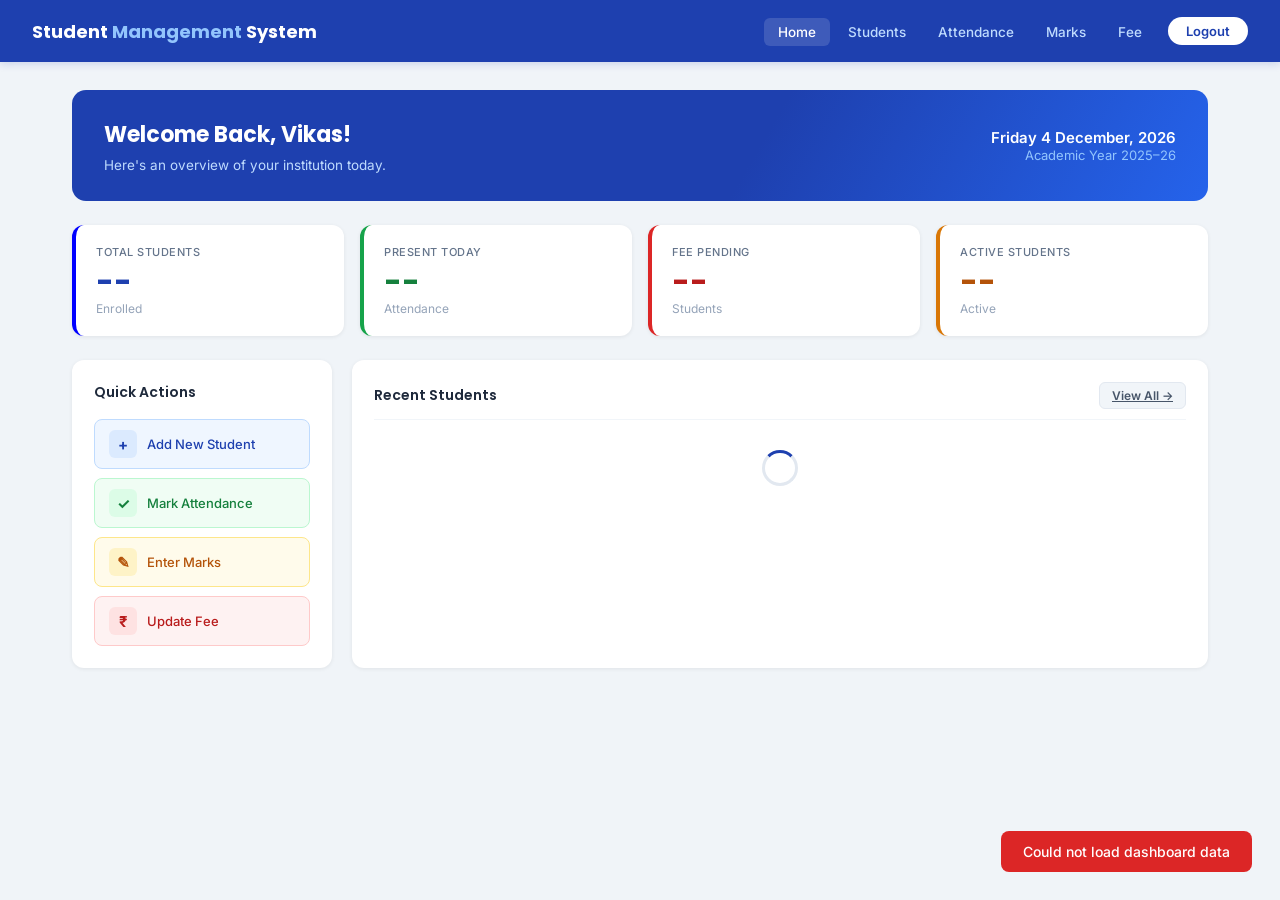
<file: resources/static/index.html>
<!DOCTYPE html>
<html lang="en">
<head>
<meta charset="UTF-8">
<meta name="viewport" content="width=device-width, initial-scale=1.0">
<title>Student_Dashboard</title>
<link href="https://fonts.googleapis.com/css2?family=Poppins:wght@400;600;700&family=Inter:wght@400;500&display=swap" rel="stylesheet">
<link rel="stylesheet" href="style.css">
<style>
  .welcome-banner {
    background: linear-gradient(120deg,#1e40af 60%,#2563eb);
    border-radius:14px; padding:28px 32px; color:#fff;
    margin-bottom:24px; display:flex;
    align-items:center; justify-content:space-between;
  }
  .welcome-text h2 { font-family:'Poppins',sans-serif; font-size:22px; font-weight:700; margin-bottom:6px; }
  .welcome-text p  { font-size:13.5px; color:#bfdbfe; }
  .welcome-date    { text-align:right; font-size:13px; color:#93c5fd; }
  .welcome-date strong { display:block; font-size:15px; color:#fff; font-weight:600; }
  .bottom-grid { display:grid; grid-template-columns:260px 1fr; gap:20px; margin-bottom:24px; }
  .action-btn {
    display:flex; align-items:center; gap:10px; padding:10px 14px;
    border-radius:8px; font-size:13px; font-weight:500; margin-bottom:9px;
    cursor:pointer; border:1px solid transparent; transition:filter 0.15s;
    text-decoration:none;
  }
  .action-btn:last-child { margin-bottom:0; }
  .action-btn:hover { filter:brightness(0.95); }
  .action-btn.blue  { background:#eff6ff; color:#1e40af; border-color:#bfdbfe; }
  .action-btn.green { background:#f0fdf4; color:#15803d; border-color:#bbf7d0; }
  .action-btn.amber { background:#fffbeb; color:#b45309; border-color:#fde68a; }
  .action-btn.red   { background:#fef2f2; color:#b91c1c; border-color:#fecaca; }
  .action-icon {
    width:28px; height:28px; border-radius:6px; display:flex;
    align-items:center; justify-content:center; font-size:15px; font-weight:700; flex-shrink:0;
  }
  .action-btn.blue  .action-icon { background:#dbeafe; color:#1e40af; }
  .action-btn.green .action-icon { background:#dcfce7; color:#15803d; }
  .action-btn.amber .action-icon { background:#fef3c7; color:#b45309; }
  .action-btn.red   .action-icon { background:#fee2e2; color:#b91c1c; }
</style>
</head>
<body>
<nav class="navbar">
  <a class="navbar-brand" href="index.html">Student <span>Management</span> System</a>
  <ul class="nav-links">
    <li><a href="index.html" class="active">Home</a></li>
    <li><a href="students.html">Students</a></li>
    <li><a href="attendance.html">Attendance</a></li>
    <li><a href="marks.html">Marks</a></li>
    <li><a href="fee.html">Fee</a></li>
    <li><button class="btn-logout" onclick="window.location='login.html'">Logout</button></li>
  </ul>
</nav>

<div class="main">
  <div class="welcome-banner">
    <div class="welcome-text">
      <h2>Welcome Back, Vikas!</h2>
      <p>Here's an overview of your institution today.</p>
    </div>
    <div class="welcome-date">
      <strong id="today-date">--</strong>
      Academic Year 2025–26
    </div>
  </div>

  <div class="stats-grid">
    <div class="stat-card blue" id="blue_stat">
      <div class="stat-label">Total Students</div>
      <div class="stat-value" id="stat-total">--</div>
      <div class="stat-sub">Enrolled</div>
    </div>
    <div class="stat-card green" id="green_stat">
      <div class="stat-label">Present Today</div>
      <div class="stat-value" id="stat-present">--</div>
      <div class="stat-sub">Attendance</div>
    </div>
    <div class="stat-card red">
      <div class="stat-label">Fee Pending</div>
      <div class="stat-value" id="stat-fee">--</div>
      <div class="stat-sub">Students</div>
    </div>
    <div class="stat-card amber">
      <div class="stat-label">Active Students</div>
      <div class="stat-value" id="stat-active">--</div>
      <div class="stat-sub">Active</div>
    </div>
  </div>

  <div class="bottom-grid">
    <div class="card">
      <div class="card-title" style="margin-bottom:16px;font-family:'Poppins',sans-serif;font-weight:600">Quick Actions</div>
      <a class="action-btn blue" href="students.html?action=add">
        <div class="action-icon">+</div> Add New Student
      </a>
      <a class="action-btn green" href="attendance.html">
        <div class="action-icon">✓</div> Mark Attendance
      </a>
      <a class="action-btn amber" href="marks.html">
        <div class="action-icon">✎</div> Enter Marks
      </a>
      <a class="action-btn red" href="fee.html">
        <div class="action-icon">₹</div> Update Fee
      </a>
    </div>

    <div class="card">
      <div class="card-header">
        <span class="card-title">Recent Students</span>
        <a href="students.html" class="btn btn-secondary btn-sm">View All →</a>
      </div>
      <div id="recent-table"><div class="spinner"></div></div>
    </div>
  </div>
</div>


<div id="toast" class="toast"></div>

<script src="api.js"></script>
<script>
  // Set today's date
  document.getElementById('today-date').textContent =
    new Date().toLocaleDateString('en-IN', { weekday:'long', year:'numeric', month:'long', day:'numeric' });

  async function loadDashboard() {
    try {
      const [students, feeSummary, attStats] = await Promise.all([
        apiCall('/students'),
        apiCall('/fee/summary'),
        apiCall('/attendance/stats/' + new Date().toISOString().split('T')[0])
      ]);

      document.getElementById('stat-total').textContent   = students.length;
      document.getElementById('stat-active').textContent  = students.filter(s => s.status === 'Active').length;
      document.getElementById('stat-fee').textContent     = feeSummary.pendingCount || 0;
      document.getElementById('stat-present').textContent = attStats.present || 0;

      const recent = students.slice(-5).reverse();
      document.getElementById('recent-table').innerHTML = recent.length ? `
        <table>
          <thead><tr><th>#</th><th>Name</th><th>Course</th><th>Class</th><th>Status</th><th>Action</th></tr></thead>
          <tbody>
            ${recent.map(s => `
              <tr>
                <td>${s.id}</td>
                <td>${s.firstName} ${s.lastName}</td>
                <td>${s.course || '-'}</td>
                <td>${s.className || '-'}</td>
                <td>${statusBadge(s.status || 'Active')}</td>
                <td><a href="students.html" class="link-btn">View</a></td>
              </tr>`).join('')}
          </tbody>
        </table>` : '<div class="empty-state">No students yet. <a href="students.html?action=add">Add one</a></div>';
    } catch(e) {
      showToast('Could not load dashboard data', 'error');
    }
  }

  loadDashboard();
</script>
</body>
</html>
</file>
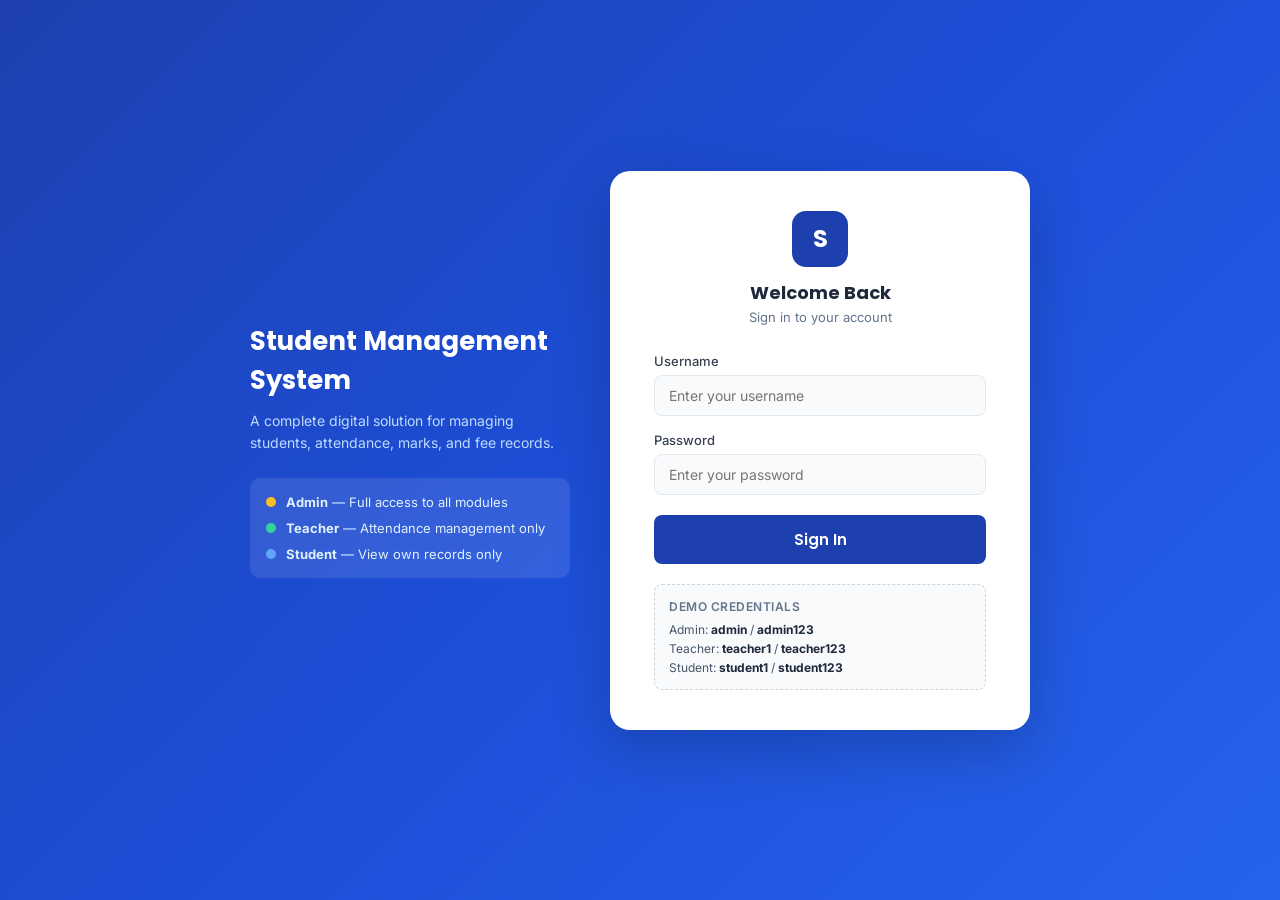
<file: resources/static/login.html>
<!DOCTYPE html>
<html lang="en">
<head>
<meta charset="UTF-8">
<meta name="viewport" content="width=device-width, initial-scale=1.0">
<title>Login - Student Management System</title>
<link href="https://fonts.googleapis.com/css2?family=Poppins:wght@400;600;700&family=Inter:wght@400;500&display=swap" rel="stylesheet">
<style>
  * { margin:0; padding:0; box-sizing:border-box; }
  body { font-family:'Inter',sans-serif; background:linear-gradient(135deg,#1e40af 0%,#1d4ed8 50%,#2563eb 100%); min-height:100vh; display:flex; align-items:center; justify-content:center; }
  .login-wrapper { display:flex; gap:40px; align-items:center; padding:20px; }
  .login-info { color:#fff; max-width:320px; }
  .login-info h1 { font-family:'Poppins',sans-serif; font-size:26px; font-weight:700; margin-bottom:10px; }
  .login-info p  { font-size:14px; color:#bfdbfe; margin-bottom:24px; line-height:1.6; }
  .role-info { background:rgba(255,255,255,0.1); border-radius:10px; padding:16px; }
  .role-item { display:flex; align-items:center; gap:10px; margin-bottom:10px; font-size:13px; color:#e0f2fe; }
  .role-item:last-child { margin-bottom:0; }
  .role-dot { width:10px; height:10px; border-radius:50%; flex-shrink:0; }
  .dot-admin   { background:#fbbf24; }
  .dot-teacher { background:#34d399; }
  .dot-student { background:#60a5fa; }

  .card { background:#fff; border-radius:20px; padding:40px 44px; width:420px; box-shadow:0 20px 60px rgba(0,0,0,0.2); }
  .brand { text-align:center; margin-bottom:28px; }
  .brand-icon { width:56px; height:56px; background:#1e40af; border-radius:14px; display:flex; align-items:center; justify-content:center; margin:0 auto 12px; }
  .brand-icon span { color:#fff; font-size:24px; font-weight:700; font-family:'Poppins',sans-serif; }
  .brand h2 { font-family:'Poppins',sans-serif; font-size:18px; font-weight:700; color:#1e293b; }
  .brand p  { font-size:13px; color:#64748b; margin-top:3px; }

  .form-group { margin-bottom:16px; }
  label { font-size:13px; font-weight:500; color:#374151; display:block; margin-bottom:6px; }
  input, select { width:100%; padding:11px 14px; border:1.5px solid #e2e8f0; border-radius:8px; font-size:14px; font-family:'Inter',sans-serif; color:#1e293b; background:#f8fafc; outline:none; transition:border 0.2s; }
  input:focus, select:focus { border-color:#3b82f6; background:#fff; }

  .error-msg { background:#fee2e2; color:#b91c1c; padding:10px 14px; border-radius:8px; font-size:13px; margin-bottom:14px; display:none; border-left:3px solid #dc2626; }
  .error-msg.show { display:block; }

  .btn-login { width:100%; padding:13px; background:#1e40af; color:#fff; border:none; border-radius:8px; font-size:15px; font-weight:600; font-family:'Poppins',sans-serif; cursor:pointer; transition:background 0.2s; margin-top:4px; }
  .btn-login:hover { background:#1d4ed8; }
  .btn-login:disabled { background:#93c5fd; cursor:not-allowed; }

  .demo-creds { margin-top:20px; padding:14px; background:#f8fafc; border-radius:8px; border:1px dashed #cbd5e1; }
  .demo-title { font-size:12px; font-weight:600; color:#64748b; margin-bottom:8px; text-transform:uppercase; letter-spacing:0.5px; }
  .demo-item { font-size:12px; color:#475569; margin-bottom:4px; }
  .demo-item:last-child { margin-bottom:0; }
  .demo-item strong { color:#1e293b; }

  footer { position:fixed; bottom:16px; color:rgba(255,255,255,0.6); font-size:12px; text-align:center; width:100%; }
</style>
</head>
<body>

<div class="login-wrapper">
  <!-- Left info panel -->
  <div class="login-info">
    <h1>Student Management System</h1>
    <p>A complete digital solution for managing students, attendance, marks, and fee records.</p>
    <div class="role-info">
      <div class="role-item"><div class="role-dot dot-admin"></div><span><strong>Admin</strong> — Full access to all modules</span></div>
      <div class="role-item"><div class="role-dot dot-teacher"></div><span><strong>Teacher</strong> — Attendance management only</span></div>
      <div class="role-item"><div class="role-dot dot-student"></div><span><strong>Student</strong> — View own records only</span></div>
    </div>
  </div>

  <!-- Login card -->
  <div class="card">
    <div class="brand">
      <div class="brand-icon"><span>S</span></div>
      <h2>Welcome Back</h2>
      <p>Sign in to your account</p>
    </div>

    <div class="error-msg" id="error-msg">Invalid username or password.</div>

    <div class="form-group">
      <label>Username</label>
      <input type="text" id="username" placeholder="Enter your username">
    </div>
    <div class="form-group">
      <label>Password</label>
      <input type="password" id="password" placeholder="Enter your password">
    </div>

    <button class="btn-login" id="login-btn" onclick="doLogin()">Sign In</button>

    <!-- Demo credentials -->
    <div class="demo-creds">
      <div class="demo-title">Demo Credentials</div>
      <div class="demo-item"> Admin: <strong>admin</strong> / <strong>admin123</strong></div>
      <div class="demo-item">Teacher: <strong>teacher1</strong> / <strong>teacher123</strong></div>
      <div class="demo-item"> Student: <strong>student1</strong> / <strong>student123</strong></div>
    </div>
  </div>
</div>



<script>
async function doLogin() {
  const username = document.getElementById('username').value.trim();
  const password = document.getElementById('password').value.trim();
  const errMsg   = document.getElementById('error-msg');
  const btn      = document.getElementById('login-btn');

  if (!username || !password) {
    errMsg.textContent = 'Please enter username and password.';
    errMsg.classList.add('show');
    return;
  }

  btn.disabled = true;
  btn.textContent = 'Signing in...';
  errMsg.classList.remove('show');

  try {
    // Spring Security form login expects form data
    const formData = new FormData();
    formData.append('username', username);
    formData.append('password', password);

    const res = await fetch('/api/auth/login', {
      method: 'POST',
      body: new URLSearchParams({ username, password }),
      headers: { 'Content-Type': 'application/x-www-form-urlencoded' },
      credentials: 'include'
    });

    const data = await res.json();

    if (data.success) {
      // Store user info in sessionStorage
      sessionStorage.setItem('sms-user', JSON.stringify({
        username: data.username,
        role:     data.role
      }));
      // Redirect based on role
      if (data.role === 'ADMIN')        window.location.href = 'index.html';
      else if (data.role === 'TEACHER') window.location.href = 'attendance.html';
      else if (data.role === 'STUDENT') window.location.href = 'student-dashboard.html';
      else window.location.href = 'index.html';
    } else {
      errMsg.textContent = data.message || 'Invalid credentials';
      errMsg.classList.add('show');
    }
  } catch(e) {
    errMsg.textContent = 'Server error. Make sure Spring Boot is running.';
    errMsg.classList.add('show');
  } finally {
    btn.disabled = false;
    btn.textContent = 'Sign In';
  }
}

document.addEventListener('keydown', e => { if (e.key === 'Enter') doLogin(); });
</script>
</body>
</html>
</file>
<file: resources/static/style.css>
* { margin: 0; padding: 0; box-sizing: border-box; }

body {
  font-family: 'Inter', sans-serif;
  background: #f0f4f8;
  color: #1e293b;
}

/* NAVBAR */
.navbar {
  background: #1e40af;
  padding: 0 32px;
  height: 62px;
  display: flex;
  align-items: center;
  justify-content: space-between;
  position: sticky;
  top: 0;
  z-index: 100;
  box-shadow: 0 2px 8px rgba(30,64,175,0.18);
}
.navbar-brand {
  font-family: 'Poppins', sans-serif;
  font-size: 18px;
  font-weight: 700;
  color: #fff;
  text-decoration: none;
}
.navbar-brand span { color: #93c5fd; }
.nav-links { display: flex; gap: 4px; list-style: none; align-items: center; }
.nav-links a {
  color: #bfdbfe;
  text-decoration: none;
  font-size: 13.5px;
  font-weight: 500;
  padding: 6px 14px;
  border-radius: 6px;
  transition: background 0.2s, color 0.2s;
}
.nav-links a:hover, .nav-links a.active {
  background: rgba(255,255,255,0.14);
  color: #fff;
}
.btn-logout {
  background: #fff;
  color: #1e40af;
  border: none;
  padding: 6px 18px;
  border-radius: 20px;
  font-size: 13px;
  font-weight: 600;
  cursor: pointer;
  margin-left: 8px;
  font-family: 'Inter', sans-serif;
  transition: background 0.2s;
}
.btn-logout:hover { background: #dbeafe; }

/* MAIN */
.main { padding: 28px 32px; max-width: 1200px; margin: 0 auto; }

/* PAGE HEADER */
.page-header {
  display: flex;
  align-items: center;
  justify-content: space-between;
  margin-bottom: 22px;
}
.page-title {
  font-family: 'Poppins', sans-serif;
  font-size: 20px;
  font-weight: 700;
  color: #1e293b;
}
.breadcrumb { font-size: 13px; color: #64748b; margin-top: 3px; }
.breadcrumb a { color: #2563eb; text-decoration: none; }

/* CARDS */
.card {
  background: #fff;
  border-radius: 12px;
  padding: 22px;
  box-shadow: 0 1px 4px rgba(0,0,0,0.07);
  margin-bottom: 20px;
}
.card-header {
  display: flex;
  align-items: center;
  justify-content: space-between;
  margin-bottom: 16px;
  padding-bottom: 10px;
  border-bottom: 1px solid #f1f5f9;
}
.card-title {
  font-family: 'Poppins', sans-serif;
  font-size: 14px;
  font-weight: 600;
  color: #1e293b;
}

/* STATS GRID */
.stats-grid {
  display: grid;
  grid-template-columns: repeat(4, 1fr);
  gap: 16px;
  margin-bottom: 24px;
}
.stat-card {
  background: #fff;
  border-radius: 12px;
  padding: 20px;
  border-left: 4px solid transparent;
  box-shadow: 0 1px 4px rgba(0,0,0,0.07);
  transition: transform 0.2s;
}

.stat-card.blue:hover 
 { 
  transform: scale(0.96); 
  box-shadow: 0 8px 20px blue;
  background-color: var(--blue-lt); 
 }
 .stat-card.green:hover 
 { 
  transform: scale(0.96); 
  box-shadow: 0 8px 20px rgb(14, 243, 37);
  background-color: var(--green-lt);
 }
 .stat-card.red:hover 
 { 
  transform: scale(0.96); 
  box-shadow: 0 8px 20px rgb(243, 12, 12);
  background-color: var(--red-lt); 
 }
 .stat-card.amber:hover 
 { 
  transform: scale(0.96); 
  box-shadow: 0 8px 20px rgb(177, 119, 11);
  background-color: var(--red-lt); 
 }
 .stat-card.blue { border-left-color: blue; }
.stat-card.green { border-left-color: #16a34a; }
.stat-card.red   { border-left-color: #dc2626; }
.stat-card.amber { border-left-color: #d97706; }
.stat-label {
  font-size: 11px;
  color: #64748b;
  font-weight: 500;
  text-transform: uppercase;
  letter-spacing: 0.5px;
  margin-bottom: 8px;
}
.stat-value {
  font-family: 'Poppins', sans-serif;
  font-size: 30px;
  font-weight: 700;
  line-height: 1;
  margin-bottom: 4px;
}
.stat-card.blue  .stat-value { color: #1e40af; }
.stat-card.green .stat-value { color: #15803d; }
.stat-card.red   .stat-value { color: #b91c1c; }
.stat-card.amber .stat-value { color: #b45309; }
.stat-sub { font-size: 12px; color: #94a3b8; }

/* TABLE */
table { width: 100%; border-collapse: collapse; font-size: 13px; }
thead tr { background: #f8fafc; }
th {
  text-align: left;
  padding: 10px 14px;
  font-size: 12px;
  font-weight: 600;
  color: #64748b;
  text-transform: uppercase;
  letter-spacing: 0.4px;
  border-bottom: 1px solid #e2e8f0;
}
td { padding: 11px 14px; border-bottom: 1px solid #f1f5f9; color: #334155; }
tr:last-child td { border-bottom: none; }
tbody tr:hover td { background: #f8fafc; }

/* BADGES */
.badge {
  padding: 3px 10px;
  border-radius: 20px;
  font-size: 11px;
  font-weight: 600;
  display: inline-block;
}
.badge-success { background: #dcfce7; color: #15803d; }
.badge-danger  { background: #fee2e2; color: #b91c1c; }
.badge-warning { background: #fef3c7; color: #b45309; }
.badge-info    { background: #dbeafe; color: #1e40af; }

/* BUTTONS */
.btn {
  padding: 9px 20px;
  border-radius: 8px;
  font-size: 13px;
  font-weight: 600;
  cursor: pointer;
  border: none;
  font-family: 'Inter', sans-serif;
  transition: filter 0.15s;
}
.btn:hover { filter: brightness(0.93); }
.btn-primary  { background: #1e40af; color: #fff; }
.btn-success  { background: #15803d; color: #fff; }
.btn-danger   { background: #dc2626; color: #fff; }
.btn-secondary { background: #f1f5f9; color: #475569; border: 1px solid #e2e8f0; }
.btn-sm { padding: 5px 12px; font-size: 12px; border-radius: 6px; }

.link-btn {
  color: #2563eb;
  font-size: 12px;
  font-weight: 500;
  cursor: pointer;
  background: none;
  border: none;
  font-family: 'Inter', sans-serif;
  padding: 0;
  margin-right: 8px;
  text-decoration: none;
}
.link-btn:hover { text-decoration: underline; }
.link-btn.danger { color: #dc2626; }

/* FORMS */
.form-grid { display: grid; grid-template-columns: 1fr 1fr; gap: 18px; }
.form-grid.three { grid-template-columns: 1fr 1fr 1fr; }
.form-group { display: flex; flex-direction: column; }
.form-group.full { grid-column: 1 / -1; }
label { font-size: 12.5px; font-weight: 500; color: #374151; margin-bottom: 6px; }
input, select, textarea {
  padding: 9px 13px;
  border: 1.5px solid #e2e8f0;
  border-radius: 8px;
  font-size: 13.5px;
  font-family: 'Inter', sans-serif;
  color: #1e293b;
  background: #f8fafc;
  outline: none;
  transition: border 0.2s, background 0.2s;
}
input:focus, select:focus, textarea:focus {
  border-color: #3b82f6;
  background: #fff;
}
textarea { resize: vertical; min-height: 72px; }

/* FILTER ROW */
.filter-row { display: flex; gap: 12px; align-items: center; margin-bottom: 18px; flex-wrap: wrap; }
.filter-row input, .filter-row select {
  padding: 8px 13px;
  border: 1.5px solid #e2e8f0;
  border-radius: 8px;
  font-size: 13px;
  font-family: 'Inter', sans-serif;
  background: #f8fafc;
  outline: none;
  color: #1e293b;
}
.filter-row input:focus, .filter-row select:focus { border-color: #3b82f6; background: #fff; }

/* MODAL */
.modal-overlay {
  display: none;
  position: fixed;
  inset: 0;
  background: rgba(0,0,0,0.45);
  z-index: 999;
  align-items: center;
  justify-content: center;
}
.modal-overlay.open { display: flex; }
.modal {
  background: #fff;
  border-radius: 14px;
  padding: 28px;
  width: 560px;
  max-width: 95vw;
  max-height: 90vh;
  overflow-y: auto;
  box-shadow: 0 8px 40px rgba(0,0,0,0.18);
}
.modal-header {
  display: flex;
  align-items: center;
  justify-content: space-between;
  margin-bottom: 22px;
}
.modal-title {
  font-family: 'Poppins', sans-serif;
  font-size: 16px;
  font-weight: 700;
  color: #1e293b;
}
.modal-close {
  background: none;
  border: none;
  font-size: 22px;
  cursor: pointer;
  color: #64748b;
  line-height: 1;
}
.modal-footer {
  display: flex;
  gap: 10px;
  justify-content: flex-end;
  margin-top: 22px;
  padding-top: 14px;
  border-top: 1px solid #f1f5f9;
}

/* TOAST */
.toast {
  position: fixed;
  bottom: 28px;
  right: 28px;
  padding: 12px 22px;
  border-radius: 8px;
  font-size: 14px;
  font-weight: 500;
  color: #fff;
  z-index: 9999;
  display: none;
  animation: slideIn 0.3s ease;
}
.toast.show { display: block; }
.toast.success { background: #15803d; }
.toast.error   { background: #dc2626; }
@keyframes slideIn { from { transform: translateX(60px); opacity: 0; } to { transform: none; opacity: 1; } }

/* FOOTER */
footer {
  background: #1e293b;
  color: #94a3b8;
  text-align: center;
  padding: 16px;
  font-size: 12.5px;
  border-radius: 10px;
  margin: 0 32px 28px;
}
footer span { color: #60a5fa; font-weight: 500; }

/* EMPTY STATE */
.empty-state {
  text-align: center;
  padding: 40px;
  color: #94a3b8;
  font-size: 14px;
}

/* SEARCH BOX */
.search-box {
  padding: 9px 14px 9px 36px;
  border: 1.5px solid #e2e8f0;
  border-radius: 8px;
  font-size: 13px;
  font-family: 'Inter', sans-serif;
  background: #f8fafc url("data:image/svg+xml,%3Csvg xmlns='http://www.w3.org/2000/svg' width='16' height='16' fill='none' stroke='%2394a3b8' stroke-width='2' viewBox='0 0 24 24'%3E%3Ccircle cx='11' cy='11' r='8'/%3E%3Cpath d='m21 21-4.35-4.35'/%3E%3C/svg%3E") no-repeat 10px center;
  outline: none;
  color: #1e293b;
  width: 220px;
}
.search-box:focus { border-color: #3b82f6; background-color: #fff; }

/* SECTION TITLE */
.section-title {
  font-family: 'Poppins', sans-serif;
  font-size: 13px;
  font-weight: 600;
  color: #1e40af;
  padding-bottom: 10px;
  border-bottom: 2px solid #eff6ff;
  margin-bottom: 18px;
}

/* SPINNER */
.spinner {
  width: 36px; height: 36px;
  border: 3px solid #e2e8f0;
  border-top-color: #1e40af;
  border-radius: 50%;
  animation: spin 0.7s linear infinite;
  margin: 30px auto;
}
@keyframes spin { to { transform: rotate(360deg); } }
</file>
